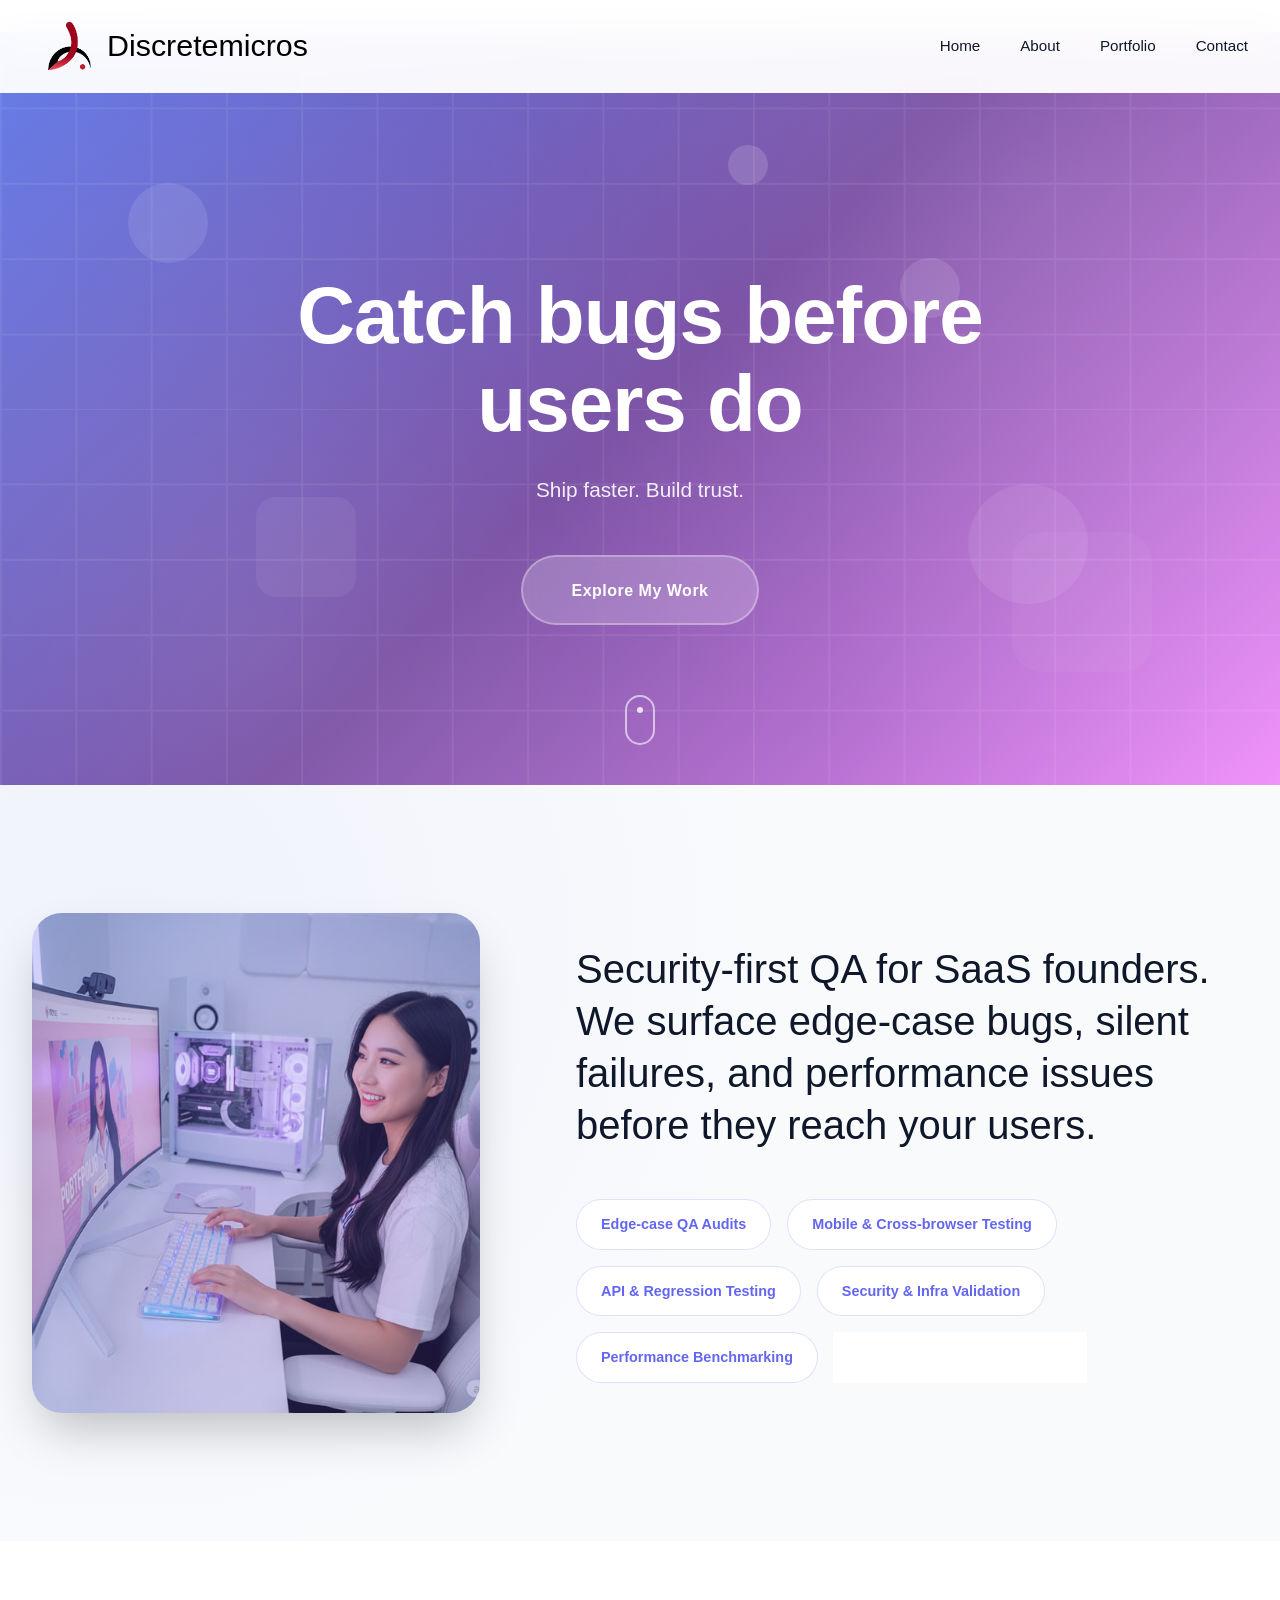
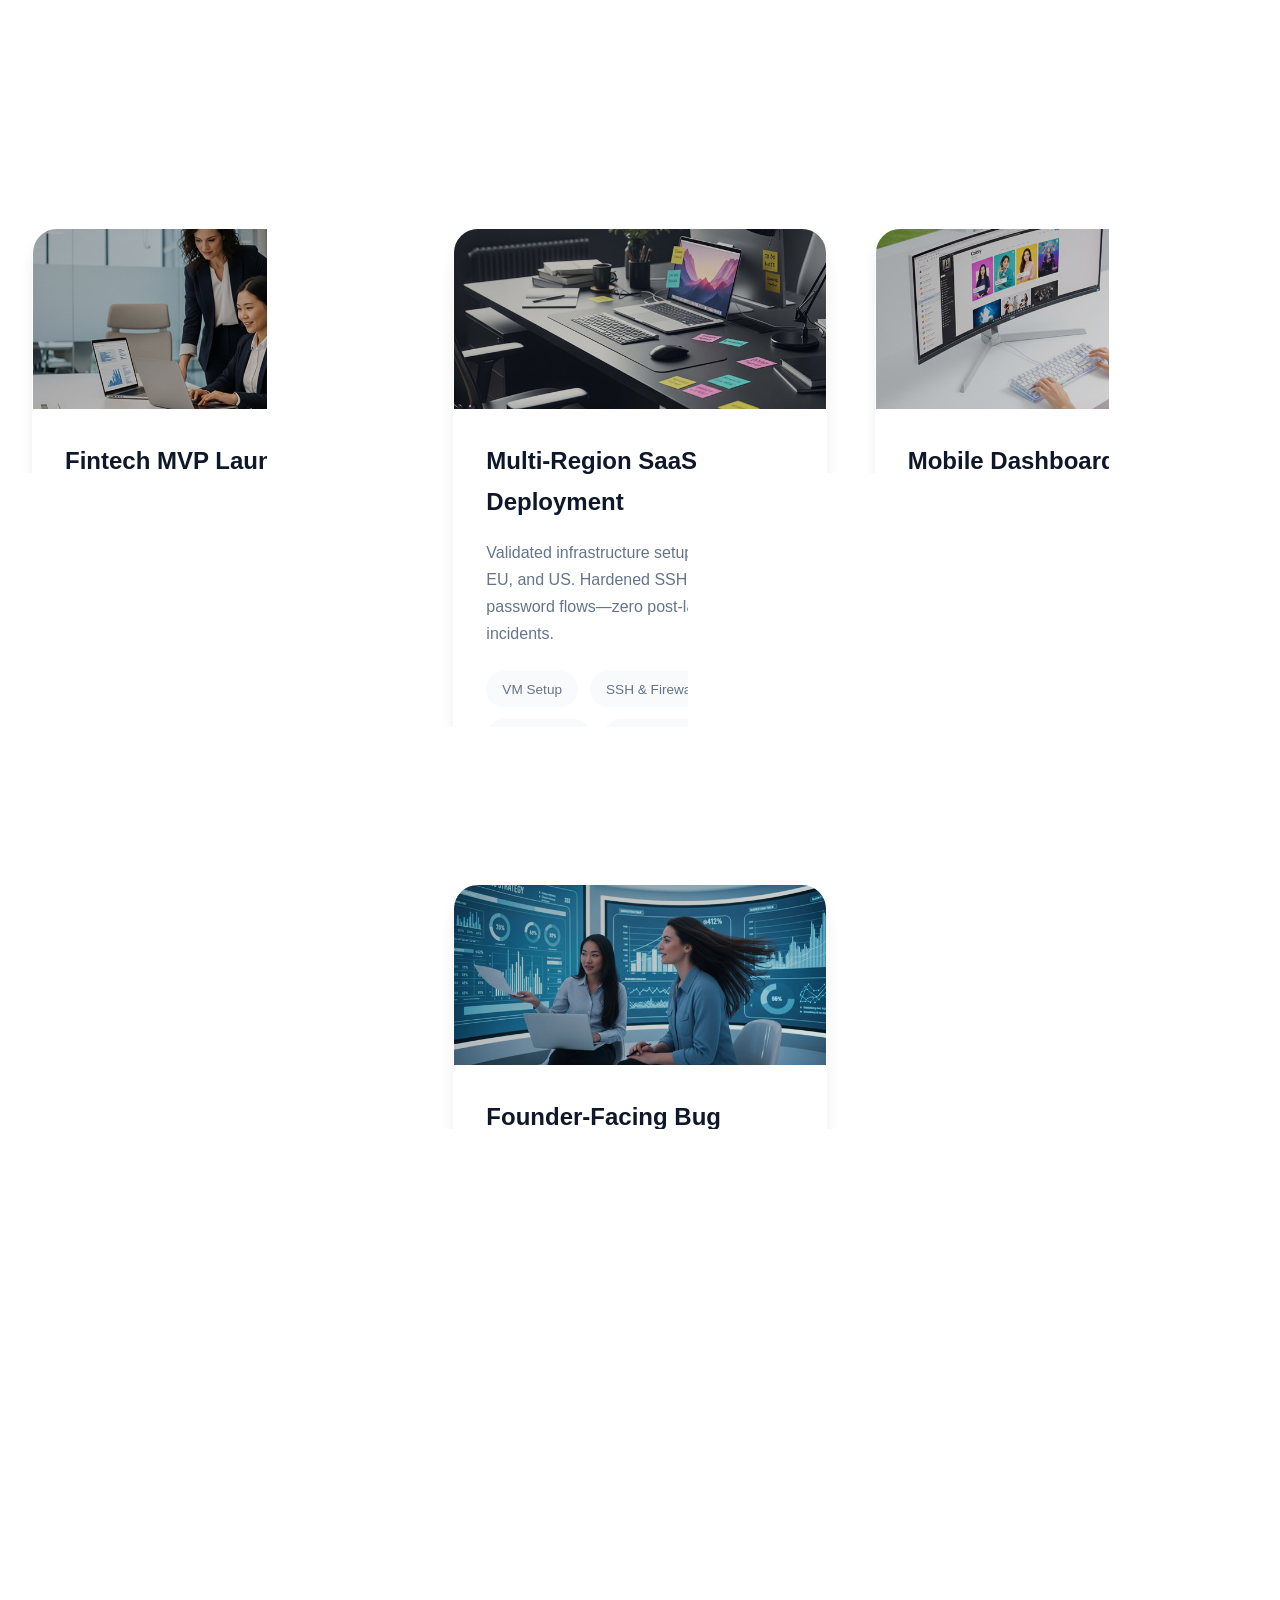
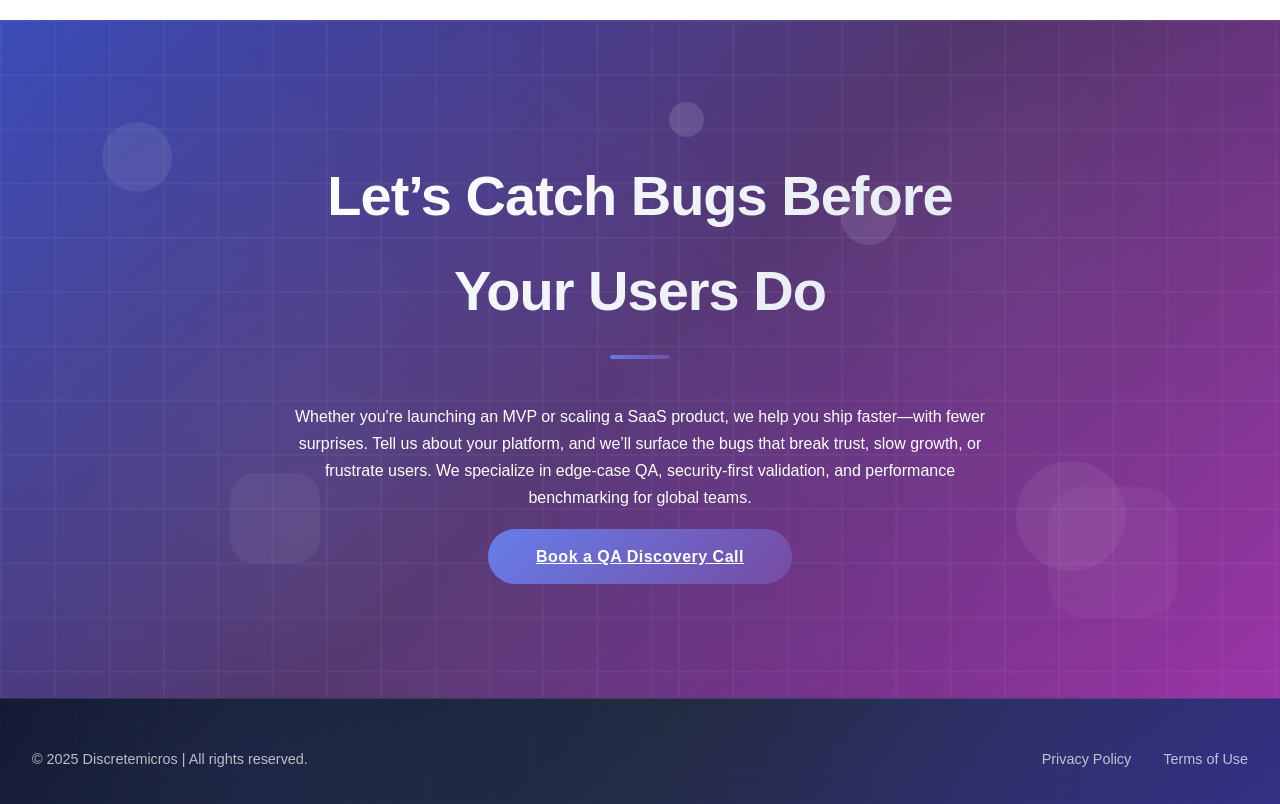
<file: index.html>
<!DOCTYPE html>
<html lang="en">

<head>
    <meta charset="UTF-8">
    <meta name="viewport" content="width=device-width, initial-scale=1.0">
    <title>Discretemicros</title>
    <link rel="icon" type="image/png" href="images/logo.png">
    <link href="templatemo-personal-style.css" rel="stylesheet">

    <!--

TemplateMo 593 personal shape

https://templatemo.com/tm-593-personal-shape

-->
</head>

<body>
    <!-- Navigation -->
    <nav id="navbar">
        <div class="nav-container">
            <div class="logo">
                <img src="images/logo.png" alt="discretemicros" />
                <span class="logo-text">Discretemicros</span>
            </div>
            <ul class="nav-links">
                <li><a href="#home">Home</a></li>
                <li><a href="#about">About</a></li>
                <li><a href="#portfolio">Portfolio</a></li>
                <li><a href="#contact">Contact</a></li>
            </ul>
            <div class="mobile-menu-toggle" id="mobileMenuToggle">
                <div class="hamburger"></div>
                <div class="hamburger"></div>
                <div class="hamburger"></div>
            </div>
        </div>
    </nav>

    <!-- Mobile Menu -->
    <div class="mobile-menu" id="mobileMenu">
        <ul class="mobile-nav-links">
            <li><a href="#home">Home</a></li>
            <li><a href="#about">About</a></li>
            <li><a href="#portfolio">Portfolio</a></li>
            <li><a href="#contact">Contact</a></li>
        </ul>
    </div>

    <!-- Hero Section -->
    <section id="home" class="hero">
        <div class="floating-shapes">
            <div class="shape shape-1"></div>
            <div class="shape shape-2"></div>
            <div class="shape shape-3"></div>
            <div class="shape shape-4"></div>
            <div class="shape shape-5"></div>
            <div class="shape shape-6"></div>
        </div>
        <div class="hero-content">
            <!-- <div class="hero-subtitle">Creative Designer</div> -->
            <h1>Catch bugs before users do</h1>
            <p class="subtitle">Ship faster. Build trust.</p>
            <a href="#portfolio" class="cta-button">Explore My Work</a>
        </div>
        <div class="scroll-indicator" onclick="document.getElementById('about').scrollIntoView()"></div>
    </section>

    <!-- About Section -->
    <section id="about" class="about">
        <div class="container">
            <!-- <h2 class="section-title fade-in">About Me</h2> -->
            <div class="about-content">
                <div class="about-image slide-in-left"></div>
                <div class="about-text slide-in-right">
                    <h3>Security-first QA for SaaS founders. We surface edge-case bugs, silent failures, and performance
                        issues before they reach your users.</h3>
                    <!-- <p>With over 5 years of experience in digital design, I specialize in creating user-centered
                        solutions that bridge the gap between functionality and aesthetics. My approach combines
                        strategic thinking with creative execution to deliver impactful results.</p>
                    <p>I believe that great design is not just about how it looks, but how it works and how it makes
                        people feel. Every project is an opportunity to solve problems and create connections that
                        matter.</p>
                    <p>When I'm not designing, you'll find me exploring new technologies, sketching ideas, or seeking
                        inspiration in nature and architecture.</p> -->
                    <div class="skills">
                        <span class="skill-tag">Edge-case QA Audits</span>
                        <span class="skill-tag">Mobile & Cross-browser Testing</span>
                        <span class="skill-tag">API & Regression Testing</span>
                        <span class="skill-tag">Security & Infra Validation</span>
                        <span class="skill-tag">Performance Benchmarking</span>
                        <span class="skill-tag">Founder-Centric Bug Reports</span>
                    </div>

                </div>
            </div>
        </div>
    </section>

    <!-- Portfolio Section
    <section id="portfolio" class="portfolio">
        <div class="container">
            <h2 class="section-title fade-in">Featured Work</h2>
            <div class="portfolio-grid">
                <div class="portfolio-item">
                    <div class="portfolio-image"></div>
                    <div class="portfolio-content">
                        <h4>E-commerce Platform</h4>
                        <p>A modern, responsive e-commerce solution with focus on user experience and conversion
                            optimization. Built with scalability and performance in mind.</p>
                        <div class="portfolio-tech">
                            <span class="tech-tag">React</span>
                            <span class="tech-tag">Node.js</span>
                            <span class="tech-tag">MongoDB</span>
                            <span class="tech-tag">Stripe</span>
                        </div>
                    </div>
                </div>
                <div class="portfolio-item">
                    <div class="portfolio-image"></div>
                    <div class="portfolio-content">
                        <h4>Brand Identity System</h4>
                        <p>Complete visual identity redesign for a tech startup, including logo, guidelines, and digital
                            assets. Creating a cohesive brand experience across all touchpoints.</p>
                        <div class="portfolio-tech">
                            <span class="tech-tag">Illustrator</span>
                            <span class="tech-tag">Photoshop</span>
                            <span class="tech-tag">Figma</span>
                            <span class="tech-tag">After Effects</span>
                        </div>
                    </div>
                </div>
                <div class="portfolio-item">
                    <div class="portfolio-image"></div>
                    <div class="portfolio-content">
                        <h4>Mobile App Design</h4>
                        <p>Intuitive mobile app interface for a fitness tracking application with focus on accessibility
                            and user engagement through gamification.</p>
                        <div class="portfolio-tech">
                            <span class="tech-tag">Figma</span>
                            <span class="tech-tag">Principle</span>
                            <span class="tech-tag">React Native</span>
                            <span class="tech-tag">Lottie</span>
                        </div>
                    </div>
                </div>
                <div class="portfolio-item">
                    <div class="portfolio-image"></div>
                    <div class="portfolio-content">
                        <h4>Dashboard Interface</h4>
                        <p>Clean and functional dashboard design for data analytics platform with complex information
                            architecture and real-time data visualization.</p>
                        <div class="portfolio-tech">
                            <span class="tech-tag">Vue.js</span>
                            <span class="tech-tag">D3.js</span>
                            <span class="tech-tag">SCSS</span>
                            <span class="tech-tag">Chart.js</span>
                        </div>
                    </div>
                </div>
                <div class="portfolio-item">
                    <div class="portfolio-image"></div>
                    <div class="portfolio-content">
                        <h4>Marketing Website</h4>
                        <p>Modern marketing website with interactive animations and optimized conversion funnels. Built
                            for maximum performance and SEO.</p>
                        <div class="portfolio-tech">
                            <span class="tech-tag">Next.js</span>
                            <span class="tech-tag">Framer Motion</span>
                            <span class="tech-tag">Tailwind CSS</span>
                            <span class="tech-tag">Vercel</span>
                        </div>
                    </div>
                </div>
                <div class="portfolio-item">
                    <div class="portfolio-image"></div>
                    <div class="portfolio-content">
                        <h4>Creative Portfolio</h4>
                        <p>Artistic portfolio website featuring immersive galleries, smooth transitions, and creative
                            storytelling for a digital artist.</p>
                        <div class="portfolio-tech">
                            <span class="tech-tag">React</span>
                            <span class="tech-tag">Three.js</span>
                            <span class="tech-tag">GSAP</span>
                            <span class="tech-tag">WebGL</span>
                        </div>
                    </div>
                </div>
            </div>
        </div>
    </section> -->

    <section id="portfolio" class="portfolio">
        <div class="container">
            <h2 class="section-title fade-in">Recent QA Wins</h2>
            <div class="portfolio-grid">

                <div class="portfolio-item">
                    <div class="portfolio-image"></div>
                    <div class="portfolio-content">
                        <h4>Fintech MVP Launch</h4>
                        <p>Performed edge-case QA audit for a fintech MVP. Caught 30+ critical bugs pre-launch, saving
                            ₹2L+ in support costs and preventing onboarding failures.</p>
                        <div class="portfolio-tech">
                            <span class="tech-tag">API Testing</span>
                            <span class="tech-tag">Mobile QA</span>
                            <span class="tech-tag">Timezone Validation</span>
                            <span class="tech-tag">Notion Reports</span>
                        </div>
                    </div>
                </div>

                <div class="portfolio-item">
                    <div class="portfolio-image"></div>
                    <div class="portfolio-content">
                        <h4>Multi-Region SaaS Deployment</h4>
                        <p>Validated infrastructure setup across India, EU, and US. Hardened SSH, firewall, and password
                            flows—zero post-launch security incidents.</p>
                        <div class="portfolio-tech">
                            <span class="tech-tag">VM Setup</span>
                            <span class="tech-tag">SSH & Firewall</span>
                            <span class="tech-tag">Security QA</span>
                            <span class="tech-tag">Loom Walkthroughs</span>
                        </div>
                    </div>
                </div>

                <div class="portfolio-item">
                    <div class="portfolio-image"></div>
                    <div class="portfolio-content">
                        <h4>Mobile Dashboard Optimization</h4>
                        <p>Identified layout bugs and performance bottlenecks on mobile. Improved dashboard load time by
                            25% for Indian users.</p>
                        <div class="portfolio-tech">
                            <span class="tech-tag">Cross-browser QA</span>
                            <span class="tech-tag">Performance Benchmarking</span>
                            <span class="tech-tag">Real Device Testing</span>
                            <span class="tech-tag">India Latency</span>
                        </div>
                    </div>
                </div>

                <div class="portfolio-item">
                    <div class="portfolio-image"></div>
                    <div class="portfolio-content">
                        <h4>Admin Panel Regression Suite</h4>
                        <p>Built modular regression tests for a complex admin panel. Caught silent failures in
                            role-based access and password reset flows.</p>
                        <div class="portfolio-tech">
                            <span class="tech-tag">Regression Testing</span>
                            <span class="tech-tag">Role Logic</span>
                            <span class="tech-tag">Password QA</span>
                            <span class="tech-tag">Bug Prioritization</span>
                        </div>
                    </div>
                </div>

                <div class="portfolio-item">
                    <div class="portfolio-image"></div>
                    <div class="portfolio-content">
                        <h4>Founder-Facing Bug Reports</h4>
                        <p>Delivered contextual bug reports with Loom walkthroughs and Notion exports. Helped founders
                            prioritize fixes and ship faster.</p>
                        <div class="portfolio-tech">
                            <span class="tech-tag">Loom</span>
                            <span class="tech-tag">Notion</span>
                            <span class="tech-tag">Founder-Centric QA</span>
                            <span class="tech-tag">Conversion-Safe Testing</span>
                        </div>
                    </div>
                </div>

                <div class="portfolio-item">
                    <div class="portfolio-image"></div>
                    <div class="portfolio-content">
                        <h4>SaaS Onboarding Flow Audit</h4>
                        <p>Audited onboarding flows for a B2B SaaS product. Found edge-case bugs in email verification,
                            timezone logic, and mobile layout.</p>
                        <div class="portfolio-tech">
                            <span class="tech-tag">Edge-case QA</span>
                            <span class="tech-tag">Email Verification</span>
                            <span class="tech-tag">Mobile Layout</span>
                            <span class="tech-tag">Timezone QA</span>
                        </div>
                    </div>
                </div>

            </div>
        </div>
    </section>


    <!-- Contact Section -->
    <section id="contact" class="contact">
        <div class="contact-floating-shapes">
            <div class="contact-shape contact-shape-1"></div>
            <div class="contact-shape contact-shape-2"></div>
            <div class="contact-shape contact-shape-3"></div>
            <div class="contact-shape contact-shape-4"></div>
            <div class="contact-shape contact-shape-5"></div>
            <div class="contact-shape contact-shape-6"></div>
        </div>
        <div class="container">
            <div class="contact-content">
                <h2 class="section-title fade-in">Let’s Catch Bugs Before Your Users Do</h2>
                <p class="fade-in">
                    Whether you're launching an MVP or scaling a SaaS product, we help you ship faster—with fewer
                    surprises.
                    Tell us about your platform, and we’ll surface the bugs that break trust, slow growth, or frustrate
                    users.
                    We specialize in edge-case QA, security-first validation, and performance benchmarking for global
                    teams.
                </p>
                <div class="fade-in calendly-cta">
                    <a href="https://calendly.com/discretemicros/free-mobile-qa-audit" target="_blank"
                        class="submit-btn">
                        Book a QA Discovery Call
                    </a>
                </div>
            </div>
        </div>
    </section>


    <!-- Footer -->
    <footer class="footer">
        <div class="container">
            <div class="footer-content">
                <div class="footer-left">
                    <p>&copy; 2025 Discretemicros | All rights reserved.</p>
                </div>
                <div class="footer-right">
                    <a href="/privacy.html">Privacy Policy</a>
                    <a href="/terms.html">Terms of Use</a>
                </div>
            </div>
        </div>
    </footer>

    <script src="templatemo-personal-javascripts.js"></script>

</body>

</html>
</file>
<file: templatemo-personal-style.css>
/*

TemplateMo 593 personal shape

https://templatemo.com/tm-593-personal-shape

*/

@charset "utf-8";
/* CSS Document */

* {
    margin: 0;
    padding: 0;
    box-sizing: border-box;
}

/* Footer */
.footer {
    background: linear-gradient(135deg, #0f172a 0%, #1e293b 50%, #312e81 100%);
    color: var(--text-light);
    padding: 3rem 0 2rem;
    border-top: 1px solid rgba(255, 255, 255, 0.1);
    position: relative;
    overflow: hidden;
}

.footer::before {
    content: '';
    position: absolute;
    top: 0;
    left: 0;
    right: 0;
    bottom: 0;
    background: url('data:image/svg+xml,<svg xmlns="http://www.w3.org/2000/svg" viewBox="0 0 100 100"><defs><pattern id="footer-grid" width="12" height="12" patternUnits="userSpaceOnUse"><path d="M 12 0 L 0 0 0 12" fill="none" stroke="rgba(255,255,255,0.05)" stroke-width="0.5"/></pattern></defs><rect width="100" height="100" fill="url(%23footer-grid)"/></svg>');
    opacity: 0.4;
}

.footer::after {
    content: '';
    position: absolute;
    top: 0;
    left: 0;
    right: 0;
    bottom: 0;
    background: radial-gradient(circle at 20% 80%, rgba(99, 102, 241, 0.1) 0%, transparent 50%),
        radial-gradient(circle at 80% 20%, rgba(139, 92, 246, 0.08) 0%, transparent 50%);
}

.footer-content {
    display: flex;
    justify-content: space-between;
    align-items: center;
    flex-wrap: wrap;
    gap: 1rem;
    position: relative;
    z-index: 2;
}

.footer-left p {
    color: rgba(255, 255, 255, 0.7);
    font-size: 0.9rem;
    margin: 0;
}

.footer-right {
    display: flex;
    gap: 2rem;
    flex-wrap: wrap;
}

.footer-right a {
    color: rgba(255, 255, 255, 0.7);
    text-decoration: none;
    font-size: 0.9rem;
    transition: all 0.3s ease;
    position: relative;
}

.footer-right a:hover {
    color: var(--text-light);
    transform: translateY(-1px);
}

.footer-right a::after {
    content: '';
    position: absolute;
    width: 0;
    height: 1px;
    bottom: -3px;
    left: 0;
    background: var(--primary-color);
    transition: width 0.3s ease;
}

.footer-right a:hover::after {
    width: 100%;
}

/* Footer Mobile Responsiveness */
@media (max-width: 768px) {
    .footer-content {
        flex-direction: column;
        text-align: center;
        gap: 1.5rem;
    }

    .footer-right {
        justify-content: center;
        gap: 1.5rem;
    }

    .footer-right a {
        font-size: 0.85rem;
    }
}

@media (max-width: 480px) {
    .footer-right {
        flex-direction: column;
        gap: 1rem;
    }
}

:root {
    --primary-color: #6366f1;
    --secondary-color: #8b5cf6;
    --accent-color: #f59e0b;
    --accent-pink: #ec4899;
    --accent-cyan: #06b6d4;
    --text-primary: #0f172a;
    --text-secondary: #64748b;
    --text-light: #ffffff;
    --bg-primary: #ffffff;
    --bg-secondary: #f8fafc;
    --bg-dark: #0f172a;
    --bg-card: rgba(255, 255, 255, 0.95);
    --gradient-primary: linear-gradient(135deg, #667eea 0%, #764ba2 100%);
    --gradient-secondary: linear-gradient(135deg, #f093fb 0%, #f5576c 100%);
    --gradient-tertiary: linear-gradient(135deg, #4facfe 0%, #00f2fe 100%);
    --gradient-elegant: linear-gradient(135deg, #667eea 0%, #764ba2 50%, #f093fb 100%);
    --shadow-sm: 0 1px 2px 0 rgba(0, 0, 0, 0.05);
    --shadow-md: 0 4px 6px -1px rgba(0, 0, 0, 0.1), 0 2px 4px -1px rgba(0, 0, 0, 0.06);
    --shadow-lg: 0 10px 15px -3px rgba(0, 0, 0, 0.1), 0 4px 6px -2px rgba(0, 0, 0, 0.05);
    --shadow-xl: 0 20px 25px -5px rgba(0, 0, 0, 0.1), 0 10px 10px -5px rgba(0, 0, 0, 0.04);
    --shadow-2xl: 0 25px 50px -12px rgba(0, 0, 0, 0.25);
    --glass: rgba(255, 255, 255, 0.15);
    --glass-border: rgba(255, 255, 255, 0.2);
}

body {
    font-family: 'Segoe UI', 'Roboto', 'Helvetica Neue', 'Arial', sans-serif;
    line-height: 1.7;
    color: var(--text-primary);
    scroll-behavior: smooth;
    overflow-x: hidden;
    background: var(--bg-primary);
}

/* Navigation */
nav {
    position: fixed;
    top: 0;
    width: 100%;
    background: rgba(255, 255, 255, 0.95);
    backdrop-filter: blur(20px);
    z-index: 1000;
    padding: 1rem 0;
    transition: all 0.4s cubic-bezier(0.4, 0, 0.2, 1);
    border-bottom: 1px solid rgba(255, 255, 255, 0.1);
}

nav.scrolled {
    background: rgba(255, 255, 255, 0.98);
    box-shadow: var(--shadow-lg);
    padding: 0.75rem 0;
}

.nav-container {
    max-width: 1400px;
    margin: 0 auto;
    padding: 0 2rem;
    display: flex;
    justify-content: space-between;
    align-items: center;
}

/* .logo {
    font-family: 'Segoe UI', 'Roboto', 'Helvetica Neue', 'Arial', sans-serif;
    font-size: 1.75rem;
    font-weight: 700;
    background: var(--gradient-elegant);
    -webkit-background-clip: text;
    background-clip: text;
    -webkit-text-fill-color: transparent;
    letter-spacing: -0.5px;
} */

.logo {
  display: flex;
  align-items: center; /* Vertically centers image and text */
  /* gap: 10px; */
}

.logo img {
    height: 60px;
    width: auto;
}

.logo-text {
  font-size: 1.9rem;
  /* font-weight: bold; */
  color: #000000; /* adjust based on your header background */
}

.nav-links {
    display: flex;
    list-style: none;
    gap: 2.5rem;
    align-items: center;
}

.nav-links a {
    text-decoration: none;
    color: var(--text-primary);
    font-weight: 500;
    font-size: 0.95rem;
    transition: all 0.3s cubic-bezier(0.4, 0, 0.2, 1);
    position: relative;
    padding: 0.5rem 0;
}

.nav-links a:hover {
    color: var(--primary-color);
    transform: translateY(-1px);
}

.nav-links a::after {
    content: '';
    position: absolute;
    width: 0;
    height: 2px;
    bottom: 0;
    left: 50%;
    background: var(--gradient-primary);
    transition: all 0.3s cubic-bezier(0.4, 0, 0.2, 1);
    transform: translateX(-50%);
    border-radius: 1px;
}

.nav-links a:hover::after {
    width: 100%;
}

/* Mobile Menu */
.mobile-menu-toggle {
    display: none;
    flex-direction: column;
    cursor: pointer;
    padding: 0.5rem;
    z-index: 1001;
}

.hamburger {
    width: 25px;
    height: 3px;
    background: var(--text-primary);
    margin: 3px 0;
    transition: all 0.3s ease;
    border-radius: 1px;
}

.mobile-menu-toggle.active .hamburger:nth-child(1) {
    transform: rotate(-45deg) translate(-5px, 6px);
}

.mobile-menu-toggle.active .hamburger:nth-child(2) {
    opacity: 0;
}

.mobile-menu-toggle.active .hamburger:nth-child(3) {
    transform: rotate(45deg) translate(-5px, -6px);
}

.mobile-menu {
    position: fixed;
    top: 0;
    right: -100%;
    width: 100%;
    height: 100vh;
    background: rgba(15, 23, 42, 0.98);
    backdrop-filter: blur(20px);
    display: flex;
    flex-direction: column;
    justify-content: center;
    align-items: center;
    transition: right 0.4s cubic-bezier(0.4, 0, 0.2, 1);
    z-index: 999;
}

.mobile-menu.active {
    right: 0;
}

.mobile-nav-links {
    list-style: none;
    text-align: center;
}

.mobile-nav-links li {
    margin: 2rem 0;
    opacity: 0;
    transform: translateY(30px);
    transition: all 0.4s cubic-bezier(0.4, 0, 0.2, 1);
}

.mobile-menu.active .mobile-nav-links li {
    opacity: 1;
    transform: translateY(0);
}

.mobile-menu.active .mobile-nav-links li:nth-child(1) {
    transition-delay: 0.1s;
}

.mobile-menu.active .mobile-nav-links li:nth-child(2) {
    transition-delay: 0.2s;
}

.mobile-menu.active .mobile-nav-links li:nth-child(3) {
    transition-delay: 0.3s;
}

.mobile-menu.active .mobile-nav-links li:nth-child(4) {
    transition-delay: 0.4s;
}

.mobile-nav-links a {
    font-family: 'Segoe UI', 'Roboto', 'Helvetica Neue', 'Arial', sans-serif;
    font-size: 2.5rem;
    font-weight: 500;
    color: var(--text-light);
    text-decoration: none;
    transition: all 0.3s ease;
    background: var(--gradient-elegant);
    -webkit-background-clip: text;
    background-clip: text;
    -webkit-text-fill-color: transparent;
}

.mobile-nav-links a:hover {
    transform: scale(1.05);
}

#home {
  padding-top: 0rem; /* adjust as needed */
  padding-bottom: 10rem;
  /* display: block; avoid flex centering */
}

/* Hero Section */
.hero {
    /* height: 100vh; */
    display: flex;
    align-items: center;
    justify-content: center;
    background: var(--gradient-elegant);
    position: relative;
    overflow: hidden;
      margin: 2rem auto 0 auto; /* pushes content toward top */
}

.hero::before {
    content: '';
    position: absolute;
    top: 0;
    left: 0;
    right: 0;
    bottom: 0;
    background: url('data:image/svg+xml,<svg xmlns="http://www.w3.org/2000/svg" viewBox="0 0 100 100"><defs><pattern id="grid" width="10" height="10" patternUnits="userSpaceOnUse"><path d="M 10 0 L 0 0 0 10" fill="none" stroke="rgba(255,255,255,0.1)" stroke-width="0.5"/></pattern></defs><rect width="100" height="100" fill="url(%23grid)"/></svg>');
    animation: float 25s ease-in-out infinite;
    opacity: 0.7;
}

.hero::after {
    content: '';
    position: absolute;
    top: 0;
    left: 0;
    right: 0;
    bottom: 0;
    background: radial-gradient(circle at 20% 80%, rgba(255, 255, 255, 0.1) 0%, transparent 50%),
        radial-gradient(circle at 80% 20%, rgba(255, 255, 255, 0.1) 0%, transparent 50%);
    animation: pulse 4s ease-in-out infinite alternate;
}

/* Floating Shapes */
.floating-shapes {
    position: absolute;
    top: 0;
    left: 0;
    width: 100%;
    height: 100%;
    pointer-events: none;
    z-index: 1;
}

.shape {
    position: absolute;
    background: rgba(255, 255, 255, 0.1);
    border-radius: 50%;
}

.shape-1 {
    width: 80px;
    height: 80px;
    top: 20%;
    left: 10%;
    animation: floatShape1 20s ease-in-out infinite;
}

.shape-2 {
    width: 120px;
    height: 120px;
    top: 60%;
    right: 15%;
    background: rgba(255, 255, 255, 0.08);
    animation: floatShape2 25s ease-in-out infinite reverse;
}

.shape-3 {
    width: 60px;
    height: 60px;
    top: 30%;
    right: 25%;
    background: rgba(255, 255, 255, 0.12);
    animation: floatShape3 18s ease-in-out infinite;
}

.shape-4 {
    width: 100px;
    height: 100px;
    bottom: 25%;
    left: 20%;
    background: rgba(255, 255, 255, 0.06);
    border-radius: 20px;
    animation: floatShape4 22s ease-in-out infinite;
}

.shape-5 {
    width: 40px;
    height: 40px;
    top: 15%;
    right: 40%;
    background: rgba(255, 255, 255, 0.15);
    animation: floatShape5 16s ease-in-out infinite reverse;
}

.shape-6 {
    width: 140px;
    height: 140px;
    bottom: 15%;
    right: 10%;
    background: rgba(255, 255, 255, 0.04);
    border-radius: 30px;
    animation: floatShape6 28s ease-in-out infinite;
}

@keyframes floatShape1 {

    0%,
    100% {
        transform: translateY(0px) translateX(0px) rotate(0deg);
    }

    25% {
        transform: translateY(-30px) translateX(20px) rotate(90deg);
    }

    50% {
        transform: translateY(-15px) translateX(-10px) rotate(180deg);
    }

    75% {
        transform: translateY(-40px) translateX(15px) rotate(270deg);
    }
}

@keyframes floatShape2 {

    0%,
    100% {
        transform: translateY(0px) translateX(0px) scale(1);
    }

    33% {
        transform: translateY(25px) translateX(-20px) scale(1.1);
    }

    66% {
        transform: translateY(-20px) translateX(25px) scale(0.9);
    }
}

@keyframes floatShape3 {

    0%,
    100% {
        transform: translateY(0px) translateX(0px) rotate(0deg);
    }

    50% {
        transform: translateY(-25px) translateX(-30px) rotate(180deg);
    }
}

@keyframes floatShape4 {

    0%,
    100% {
        transform: translateY(0px) translateX(0px) rotate(0deg);
    }

    25% {
        transform: translateY(20px) translateX(-15px) rotate(45deg);
    }

    50% {
        transform: translateY(-10px) translateX(30px) rotate(90deg);
    }

    75% {
        transform: translateY(15px) translateX(-20px) rotate(135deg);
    }
}

@keyframes floatShape5 {

    0%,
    100% {
        transform: translateY(0px) translateX(0px) scale(1);
    }

    50% {
        transform: translateY(-35px) translateX(20px) scale(1.2);
    }
}

@keyframes floatShape6 {

    0%,
    100% {
        transform: translateY(0px) translateX(0px) rotate(0deg);
    }

    33% {
        transform: translateY(-15px) translateX(10px) rotate(60deg);
    }

    66% {
        transform: translateY(10px) translateX(-25px) rotate(120deg);
    }
}

@keyframes float {

    0%,
    100% {
        transform: translateY(0px) rotate(0deg);
    }

    50% {
        transform: translateY(-20px) rotate(1deg);
    }
}

@keyframes pulse {
    0% {
        opacity: 0.5;
    }

    100% {
        opacity: 0.8;
    }
}

.hero-content {
    text-align: center;
    color: var(--text-light);
    z-index: 2;
    position: relative;
    max-width: 900px;
    padding: 0 2rem;
}

.hero-subtitle {
    font-size: 1.1rem;
    font-weight: 500;
    letter-spacing: 2px;
    text-transform: uppercase;
    opacity: 0;
    transform: translateY(30px);
    animation: fadeInUp 1s ease 0.2s forwards;
    margin-bottom: 1rem;
    color: rgba(255, 255, 255, 0.8);
}

.hero h1 {
    font-family: 'Segoe UI', 'Roboto', 'Helvetica Neue', 'Arial', sans-serif;
    font-size: 5rem;
    font-weight: 700;
    margin-top: 15.0rem;
    margin-bottom: 1.5rem;
    opacity: 0;
    transform: translateY(30px);
    animation: fadeInUp 1s ease 0.4s forwards;
    line-height: 1.1;
    letter-spacing: -1px;
}

.hero .subtitle {
    font-size: 1.3rem;
    margin-bottom: 3rem;
    opacity: 0;
    transform: translateY(30px);
    animation: fadeInUp 1s ease 0.6s forwards;
    color: rgba(255, 255, 255, 0.9);
    font-weight: 400;
    max-width: 600px;
    margin-left: auto;
    margin-right: auto;
}

.cta-button {
    display: inline-block;
    padding: 1.2rem 3rem;
    background: rgba(255, 255, 255, 0.2);
    color: var(--text-light);
    text-decoration: none;
    border-radius: 50px;
    font-weight: 600;
    font-size: 1rem;
    transform: translateY(30px);
    opacity: 0;
    animation: fadeInUp 1s ease 0.8s forwards;
    transition: all 0.4s cubic-bezier(0.4, 0, 0.2, 1);
    border: 2px solid rgba(255, 255, 255, 0.3);
    backdrop-filter: blur(10px);
    letter-spacing: 0.5px;
}

.cta-button:hover {
    transform: translateY(-3px);
    background: rgba(255, 255, 255, 0.25);
    box-shadow: 0 20px 40px rgba(0, 0, 0, 0.2);
    border-color: rgba(255, 255, 255, 0.4);
}

@keyframes fadeInUp {
    to {
        opacity: 1;
        transform: translateY(0);
    }
}

/* Scroll Indicator */
.scroll-indicator {
    position: absolute;
    bottom: 40px;
    left: 50%;
    transform: translateX(-50%);
    width: 30px;
    height: 50px;
    border: 2px solid rgba(255, 255, 255, 0.6);
    border-radius: 25px;
    cursor: pointer;
    transition: all 0.3s ease;
}

.scroll-indicator:hover {
    border-color: rgba(255, 255, 255, 0.9);
}

.scroll-indicator::before {
    content: '';
    position: absolute;
    top: 10px;
    left: 50%;
    width: 6px;
    height: 6px;
    background: rgba(255, 255, 255, 0.8);
    border-radius: 50%;
    transform: translateX(-50%);
    animation: scroll 2s infinite;
}

@keyframes scroll {
    0% {
        transform: translateX(-50%) translateY(0);
        opacity: 1;
    }

    100% {
        transform: translateX(-50%) translateY(20px);
        opacity: 0;
    }
}

/* Section Styles */
section {
    padding: 8rem 0;
}

.container {
    max-width: 1400px;
    margin: 0 auto;
    padding: 0 2rem;
}

.section-title {
    text-align: center;
    font-family: 'Segoe UI', 'Roboto', 'Helvetica Neue', 'Arial', sans-serif;
    font-size: 3.5rem;
    font-weight: 600;
    margin-bottom: 4rem;
    background: var(--gradient-elegant);
    -webkit-background-clip: text;
    background-clip: text;
    -webkit-text-fill-color: transparent;
    letter-spacing: -1px;
    position: relative;
}

.section-title::after {
    content: '';
    position: absolute;
    width: 60px;
    height: 4px;
    background: var(--gradient-primary);
    bottom: -20px;
    left: 50%;
    transform: translateX(-50%);
    border-radius: 2px;
}

/* About Section */
.about {
    background: var(--bg-secondary);
    position: relative;
}

.about::before {
    content: '';
    position: absolute;
    top: 0;
    left: 0;
    right: 0;
    bottom: 0;
    background: radial-gradient(circle at 10% 20%, rgba(99, 102, 241, 0.05) 0%, transparent 50%);
}

.about-content {
    display: grid;

    grid-template-columns: 1fr 1.5fr;
    gap: 6rem;
    align-items: center;
    position: relative;
}

.about-image {
    width: 100%;
    height: 500px;
    background: url('images/smiling-girl-computer-desktop.jpg') center/cover;
    border-radius: 30px;
    position: relative;
    overflow: hidden;
    box-shadow: var(--shadow-2xl);
    transform: rotate(-2deg);
    transition: transform 0.4s ease;
}

.about-image:hover {
    transform: rotate(0deg) scale(1.02);
}

.about-image::before {
    content: '';
    position: absolute;
    top: 0;
    left: 0;
    right: 0;
    bottom: 0;
    background: linear-gradient(135deg, rgba(99, 102, 241, 0.3) 0%, rgba(139, 92, 246, 0.2) 100%);
    transition: opacity 0.3s ease;
}

.about-image:hover::before {
    opacity: 0.7;
}

.about-image::after {}

.about-text h3 {
    font-family: 'Segoe UI', 'Roboto', 'Helvetica Neue', 'Arial', sans-serif;
    font-size: 2.5rem;
    margin-bottom: 2rem;
    color: var(--text-primary);
    font-weight: 100;
    line-height: 1.3;
}

.about-text p {
    font-size: 1.1rem;
    color: var(--text-secondary);
    margin-bottom: 2rem;
    line-height: 1.8;
}

.skills {
    display: flex;
    gap: 1rem;
    flex-wrap: wrap;
    margin-top: 3rem;
}

.skill-tag {
    padding: 0.75rem 1.5rem;
    background: var(--bg-card);
    color: var(--primary-color);
    border-radius: 30px;
    font-size: 0.9rem;
    font-weight: 600;
    border: 1px solid rgba(99, 102, 241, 0.2);
    transition: all 0.3s ease;
    backdrop-filter: blur(10px);
}

.skill-tag:hover {
    background: var(--primary-color);
    color: var(--text-light);
    transform: translateY(-2px);
    box-shadow: var(--shadow-lg);
}

/* Portfolio Section */
.portfolio {
    background: var(--bg-primary);
}

.portfolio-grid {
    display: grid;
    grid-template-columns: repeat(3, 1fr);
    gap: 3rem;
    margin-top: 2rem;
}

.portfolio-item {
    background: var(--bg-card);
    border-radius: 25px;
    overflow: hidden;
    box-shadow: var(--shadow-lg);
    transition: all 0.4s cubic-bezier(0.4, 0, 0.2, 1);
    transform: translateY(20px);
    opacity: 0;
    border: 1px solid rgba(255, 255, 255, 0.2);
    backdrop-filter: blur(10px);
}

.portfolio-item.animate {
    transform: translateY(0);
    opacity: 1;
}

.portfolio-item:hover {
    transform: translateY(-15px);
    box-shadow: var(--shadow-2xl);
}

.portfolio-image {
    width: 100%;
    height: 180px;
    background: var(--gradient-primary);
    position: relative;
    overflow: hidden;
    background-size: cover;
    background-position: center;
}

.portfolio-item:nth-child(1) .portfolio-image {
    background-image: url('images/working-business-women.jpg');
}

.portfolio-item:nth-child(2) .portfolio-image {
    background-image: url('images/computer-desk-stickers.jpg');
}

.portfolio-item:nth-child(3) .portfolio-image {
    background-image: url('images/curved-display-pinky-girl.jpg');
}

.portfolio-item:nth-child(4) .portfolio-image {
    background-image: url('images/dashboard-interfaces-transparent-displays.jpg');
}

.portfolio-item:nth-child(5) .portfolio-image {
    background-image: url('images/marketing-strategy-women.jpg');
}

.portfolio-item:nth-child(6) .portfolio-image {
    background-image: url('images/portfolio-website-girl.jpg');
}

.portfolio-image::before {
    content: '';
    position: absolute;
    top: 0;
    left: 0;
    right: 0;
    bottom: 0;
    background: linear-gradient(135deg, rgba(0, 0, 0, 0.3) 0%, rgba(0, 0, 0, 0.1) 100%);
    transition: all 0.3s ease;
}

.portfolio-item:hover .portfolio-image::before {
    background: linear-gradient(135deg, rgba(99, 102, 241, 0.4) 0%, rgba(139, 92, 246, 0.3) 100%);
}

.portfolio-content {
    padding: 2rem;
}

.portfolio-content h4 {
    font-family: 'Segoe UI', 'Roboto', 'Helvetica Neue', 'Arial', sans-serif;
    font-size: 1.5rem;
    margin-bottom: 1rem;
    color: var(--text-primary);
    font-weight: 600;
}

.portfolio-content p {
    color: var(--text-secondary);
    margin-bottom: 1.5rem;
    line-height: 1.7;
}

.portfolio-tech {
    display: flex;
    gap: 0.75rem;
    flex-wrap: wrap;
}

.tech-tag {
    padding: 0.4rem 1rem;
    background: var(--bg-secondary);
    color: var(--text-secondary);
    border-radius: 20px;
    font-size: 0.85rem;
    font-weight: 500;
    transition: all 0.3s ease;
}

.tech-tag:hover {
    background: var(--primary-color);
    color: var(--text-light);
}

/* Contact Section */
.contact {
    background: linear-gradient(135deg, #3b4cb8 0%, #4a2c65 50%, #9c35a8 100%);
    color: var(--text-light);
    position: relative;
    overflow: hidden;
}

.contact::before {
    content: '';
    position: absolute;
    top: 0;
    left: 0;
    right: 0;
    bottom: 0;
    background: url('data:image/svg+xml,<svg xmlns="http://www.w3.org/2000/svg" viewBox="0 0 100 100"><defs><pattern id="contact-grid" width="8" height="8" patternUnits="userSpaceOnUse"><path d="M 8 0 L 0 0 0 8" fill="none" stroke="rgba(255,255,255,0.08)" stroke-width="0.5"/></pattern></defs><rect width="100" height="100" fill="url(%23contact-grid)"/></svg>');
    animation: contactFloat 30s ease-in-out infinite;
    opacity: 0.6;
}

.contact::after {
    content: '';
    position: absolute;
    top: 0;
    left: 0;
    right: 0;
    bottom: 0;
    background: radial-gradient(circle at 25% 75%, rgba(255, 255, 255, 0.08) 0%, transparent 50%),
        radial-gradient(circle at 75% 25%, rgba(255, 255, 255, 0.06) 0%, transparent 50%),
        radial-gradient(circle at 50% 50%, rgba(139, 92, 246, 0.1) 0%, transparent 70%);
    animation: contactPulse 6s ease-in-out infinite alternate;
}

/* Contact Floating Shapes */
.contact-floating-shapes {
    position: absolute;
    top: 0;
    left: 0;
    width: 100%;
    height: 100%;
    pointer-events: none;
    z-index: 1;
}

.contact-shape {
    position: absolute;
    background: rgba(255, 255, 255, 0.08);
    border-radius: 50%;
}

.contact-shape-1 {
    width: 70px;
    height: 70px;
    top: 15%;
    left: 8%;
    animation: contactFloatShape1 24s ease-in-out infinite;
}

.contact-shape-2 {
    width: 110px;
    height: 110px;
    top: 65%;
    right: 12%;
    background: rgba(255, 255, 255, 0.06);
    animation: contactFloatShape2 28s ease-in-out infinite reverse;
}

.contact-shape-3 {
    width: 55px;
    height: 55px;
    top: 25%;
    right: 30%;
    background: rgba(255, 255, 255, 0.1);
    animation: contactFloatShape3 20s ease-in-out infinite;
}

.contact-shape-4 {
    width: 90px;
    height: 90px;
    bottom: 20%;
    left: 18%;
    background: rgba(255, 255, 255, 0.05);
    border-radius: 25px;
    animation: contactFloatShape4 26s ease-in-out infinite;
}

.contact-shape-5 {
    width: 35px;
    height: 35px;
    top: 12%;
    right: 45%;
    background: rgba(255, 255, 255, 0.12);
    animation: contactFloatShape5 18s ease-in-out infinite reverse;
}

.contact-shape-6 {
    width: 130px;
    height: 130px;
    bottom: 12%;
    right: 8%;
    background: rgba(255, 255, 255, 0.04);
    border-radius: 35px;
    animation: contactFloatShape6 32s ease-in-out infinite;
}

@keyframes contactFloatShape1 {

    0%,
    100% {
        transform: translateY(0px) translateX(0px) rotate(0deg);
    }

    25% {
        transform: translateY(-25px) translateX(15px) rotate(90deg);
    }

    50% {
        transform: translateY(-10px) translateX(-8px) rotate(180deg);
    }

    75% {
        transform: translateY(-35px) translateX(12px) rotate(270deg);
    }
}

@keyframes contactFloatShape2 {

    0%,
    100% {
        transform: translateY(0px) translateX(0px) scale(1);
    }

    33% {
        transform: translateY(20px) translateX(-15px) scale(1.05);
    }

    66% {
        transform: translateY(-15px) translateX(20px) scale(0.95);
    }
}

@keyframes contactFloatShape3 {

    0%,
    100% {
        transform: translateY(0px) translateX(0px) rotate(0deg);
    }

    50% {
        transform: translateY(-20px) translateX(-25px) rotate(180deg);
    }
}

@keyframes contactFloatShape4 {

    0%,
    100% {
        transform: translateY(0px) translateX(0px) rotate(0deg);
    }

    25% {
        transform: translateY(15px) translateX(-12px) rotate(30deg);
    }

    50% {
        transform: translateY(-8px) translateX(25px) rotate(60deg);
    }

    75% {
        transform: translateY(12px) translateX(-18px) rotate(90deg);
    }
}

@keyframes contactFloatShape5 {

    0%,
    100% {
        transform: translateY(0px) translateX(0px) scale(1);
    }

    50% {
        transform: translateY(-30px) translateX(15px) scale(1.15);
    }
}

@keyframes contactFloatShape6 {

    0%,
    100% {
        transform: translateY(0px) translateX(0px) rotate(0deg);
    }

    33% {
        transform: translateY(-12px) translateX(8px) rotate(45deg);
    }

    66% {
        transform: translateY(8px) translateX(-20px) rotate(90deg);
    }
}

@keyframes contactFloat {

    0%,
    100% {
        transform: translateY(0px) rotate(0deg);
    }

    33% {
        transform: translateY(-15px) rotate(0.5deg);
    }

    66% {
        transform: translateY(-10px) rotate(-0.5deg);
    }
}

@keyframes contactPulse {
    0% {
        opacity: 0.4;
    }

    100% {
        opacity: 0.7;
    }
}

.contact-content {
    text-align: center;
    max-width: 700px;
    margin: 0 auto;
    position: relative;
    z-index: 10;
}

.contact .section-title {
    color: var(--text-light);
    background: linear-gradient(135deg, #ffffff 0%, #e2e8f0 100%);
    -webkit-background-clip: text;
    background-clip: text;
    -webkit-text-fill-color: transparent;
}

.contact-form {
    display: grid;
    gap: 2rem;
    margin-top: 3rem;
}

.form-row {
    display: grid;
    grid-template-columns: 1fr 1fr;
    gap: 2rem;
}

.form-group {
    display: grid;
    gap: 0.75rem;
    text-align: left;
}

.form-group label {
    font-weight: 500;
    color: rgba(255, 255, 255, 0.9);
    font-size: 0.9rem;
}

.form-group input,
.form-group textarea {
    padding: 1.2rem;
    border: 1px solid rgba(255, 255, 255, 0.2);
    border-radius: 15px;
    background: rgba(255, 255, 255, 0.08);
    color: var(--text-light);
    font-family: 'Segoe UI', 'Roboto', 'Helvetica Neue', 'Arial', sans-serif;
    font-size: 1rem;
    font-weight: 400;
    transition: all 0.3s cubic-bezier(0.4, 0, 0.2, 1);
    backdrop-filter: blur(10px);
    resize: vertical;
}

.form-group input:focus,
.form-group textarea:focus {
    outline: none;
    background: rgba(255, 255, 255, 0.12);
    border-color: var(--primary-color);
    box-shadow: 0 0 0 3px rgba(99, 102, 241, 0.1);
}

.form-group input::placeholder,
.form-group textarea::placeholder {
    color: rgba(255, 255, 255, 0.5);
}

.calendly-cta {
  margin-top: 2rem; /* adjust spacing as needed */
}
.submit-btn {
    padding: 1.2rem 3rem;
    background: var(--gradient-primary);
    color: var(--text-light);
    border: none;
    border-radius: 50px;
    font-size: 1rem;
    font-weight: 600;
    cursor: pointer;
    transition: all 0.4s cubic-bezier(0.4, 0, 0.2, 1);
    margin-top: 1rem;
    letter-spacing: 0.5px;
}

.submit-btn:hover {
    transform: translateY(-3px);
    box-shadow: 0 20px 40px rgba(99, 102, 241, 0.3);
}

/* Animation Classes */
.fade-in {
    opacity: 0;
    transform: translateY(40px);
    transition: all 0.8s cubic-bezier(0.4, 0, 0.2, 1);
}

.fade-in.animate {
    opacity: 1;
    transform: translateY(0);
}

.slide-in-left {
    opacity: 0;
    transform: translateX(-60px);
    transition: all 0.8s cubic-bezier(0.4, 0, 0.2, 1);
}

.slide-in-left.animate {
    opacity: 1;
    transform: translateX(0);
}

.slide-in-right {
    opacity: 0;
    transform: translateX(60px);
    transition: all 0.8s cubic-bezier(0.4, 0, 0.2, 1);
}

.slide-in-right.animate {
    opacity: 1;
    transform: translateX(0);
}

/* Mobile Responsiveness */
@media (max-width: 1024px) {
    .portfolio-grid {
        grid-template-columns: repeat(2, 1fr);
        gap: 2rem;
    }

    .about-content {
        grid-template-columns: 1fr;
        gap: 4rem;
    }

    .hero h1 {
        font-size: 4rem;
    }
}

@media (max-width: 768px) {
    .nav-links {
        display: none;
    }

    .mobile-menu-toggle {
        display: flex;
    }

    .hero h1 {
        font-size: 3rem;
    }

    .hero .subtitle {
        font-size: 1.1rem;
    }

    .section-title {
        font-size: 2.5rem;
    }

    .portfolio-grid {
        grid-template-columns: 1fr;
    }

    .container {
        padding: 0 1.5rem;
    }

    section {
        padding: 5rem 0;
    }

    .form-row {
        grid-template-columns: 1fr;
        gap: 1.5rem;
    }

    .about-text h3 {
        font-size: 2rem;
    }

    .skills {
        margin-top: 2rem;
    }
}

@media (max-width: 480px) {
    .hero h1 {
        font-size: 2.5rem;
    }

    .section-title {
        font-size: 2rem;
    }

    .nav-container {
        padding: 0 1rem;
    }

    .container {
        padding: 0 1rem;
    }
}
</file>
